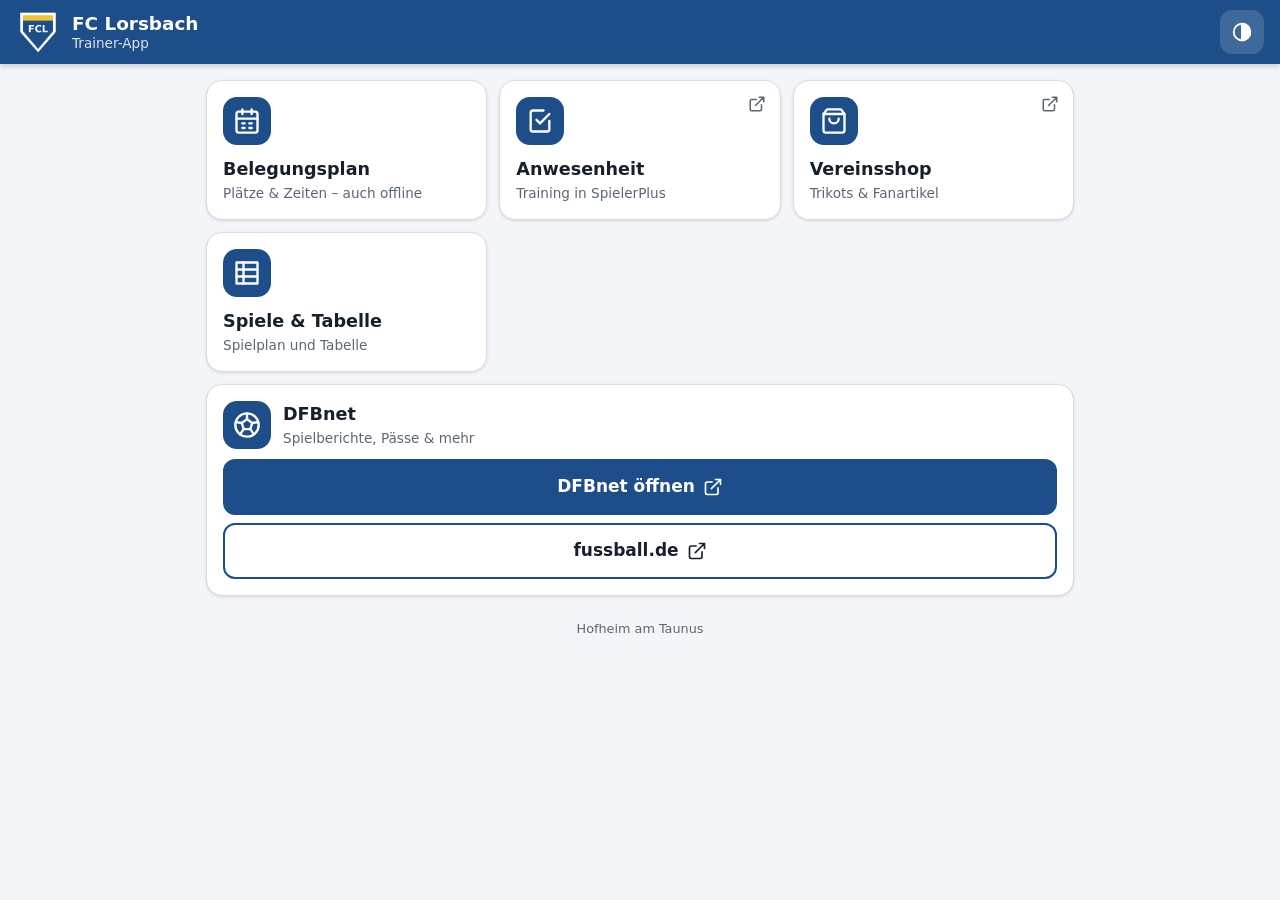
<file: index.html>
<!doctype html>
<html lang="de">
<head>
  <meta charset="utf-8">
  <meta name="viewport" content="width=device-width, initial-scale=1, viewport-fit=cover">
  <meta name="theme-color" content="#1d4e89">
  <meta name="apple-mobile-web-app-capable" content="yes">
  <meta name="mobile-web-app-capable" content="yes">
  <meta name="apple-mobile-web-app-status-bar-style" content="black-translucent">
  <meta name="apple-mobile-web-app-title" content="FCL Trainer">
  <link rel="manifest" href="manifest.json">
  <link rel="icon" href="icons/icon-192.png" type="image/png">
  <link rel="apple-touch-icon" href="icons/apple-touch-icon.png">
  <link rel="stylesheet" href="css/style.css">
  <script>try{var t=localStorage.getItem("fcl-theme");if(t&&t!=="auto")document.documentElement.setAttribute("data-theme",t)}catch(e){}</script>
  <title>FC Lorsbach – Trainer-App</title>
</head>
<body>
  <header class="kopf">
    <img class="kopf__logo" src="logo.png" alt="Vereinswappen">
    <h1 class="kopf__titel"><span data-verein>FC Lorsbach</span><small data-app-titel>Trainer-App</small></h1>
    <button class="kopf__btn" id="theme-btn" type="button" aria-label="Farbmodus"></button>
  </header>

  <main class="inhalt">
    <nav class="kacheln" id="kacheln" aria-label="Funktionen">
      <noscript>Bitte JavaScript aktivieren.</noscript>
    </nav>
    <p class="fusszeile">Hofheim am Taunus</p>
  </main>

  <script src="config.js"></script>
  <script src="js/app.js"></script>
</body>
</html>
</file>
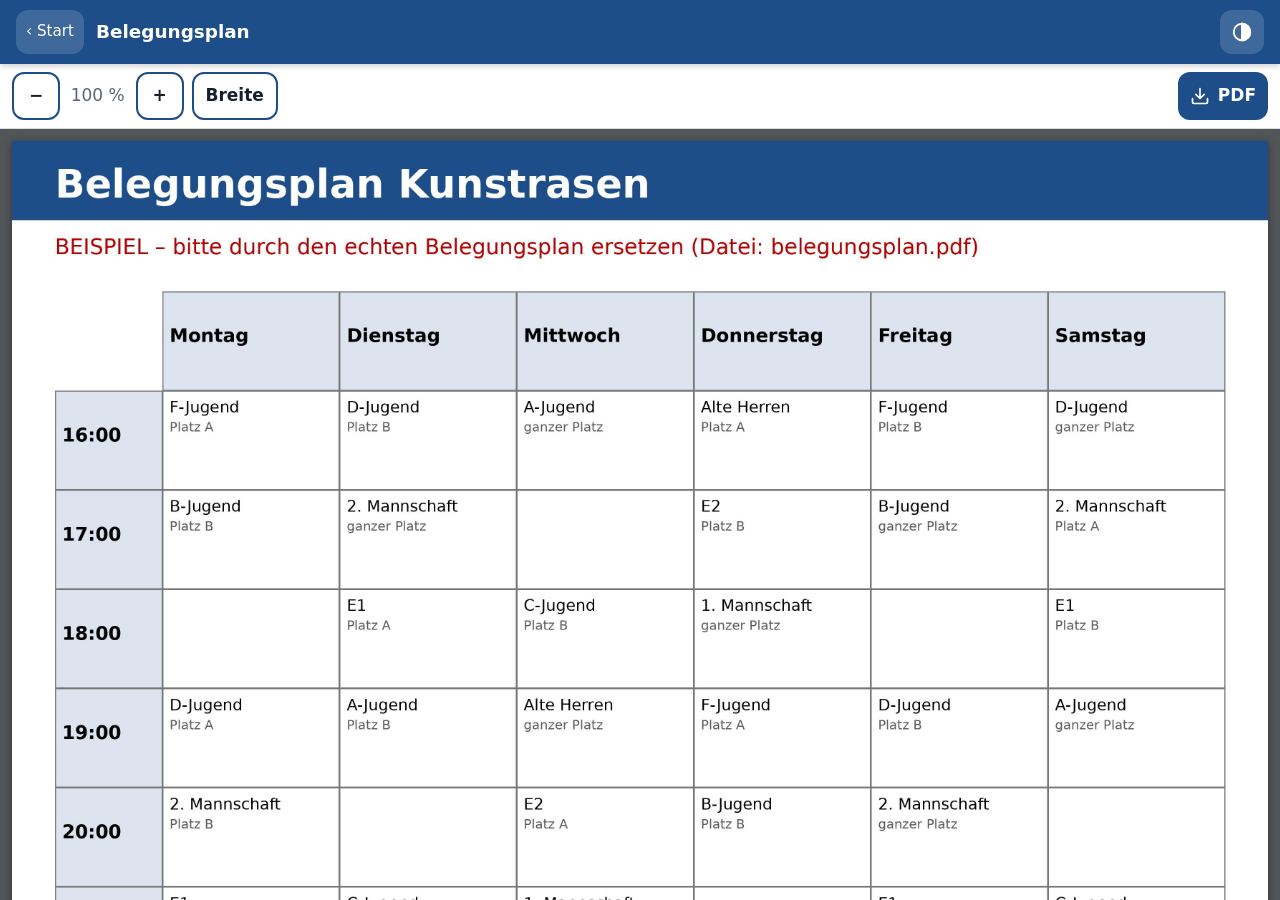
<file: belegungsplan.html>
<!doctype html>
<html lang="de">
<head>
  <meta charset="utf-8">
  <meta name="viewport" content="width=device-width, initial-scale=1, viewport-fit=cover">
  <meta name="theme-color" content="#1d4e89">
  <meta name="apple-mobile-web-app-capable" content="yes">
  <meta name="mobile-web-app-capable" content="yes">
  <meta name="apple-mobile-web-app-status-bar-style" content="black-translucent">
  <meta name="apple-mobile-web-app-title" content="FCL Trainer">
  <link rel="manifest" href="manifest.json">
  <link rel="icon" href="icons/icon-192.png" type="image/png">
  <link rel="apple-touch-icon" href="icons/apple-touch-icon.png">
  <link rel="stylesheet" href="css/style.css">
  <script>try{var t=localStorage.getItem("fcl-theme");if(t&&t!=="auto")document.documentElement.setAttribute("data-theme",t)}catch(e){}</script>
  <title>Belegungsplan – FC Lorsbach</title>
</head>
<body class="seite-pdf">
  <header class="kopf">
    <a class="kopf__btn" href="./" aria-label="Zurück zur Startseite">‹ Start</a>
    <h1 class="kopf__titel">Belegungsplan</h1>
    <button class="kopf__btn" id="theme-btn" type="button" aria-label="Farbmodus"></button>
  </header>

  <div class="pdf-leiste">
    <button class="button button--zweit" id="zoom-out" type="button" aria-label="Verkleinern">−</button>
    <span class="pdf-zoom" id="zoom-wert">100 %</span>
    <button class="button button--zweit" id="zoom-in" type="button" aria-label="Vergrößern">+</button>
    <button class="button button--zweit" id="zoom-fit" type="button">Breite</button>
    <span class="abstand"></span>
    <a class="button" id="download" href="belegungsplan.pdf" download aria-label="PDF herunterladen">
      <svg viewBox="0 0 24 24" fill="none" stroke="currentColor" stroke-width="2" stroke-linecap="round" stroke-linejoin="round" aria-hidden="true"><path d="M21 15v4a2 2 0 0 1-2 2H5a2 2 0 0 1-2-2v-4M7 10l5 5 5-5M12 15V3"/></svg>
      PDF
    </a>
  </div>
  <div class="hinweis-offline" id="offline-hinweis" hidden>Offline – angezeigt wird die zuletzt gespeicherte Version.</div>

  <div class="pdf-container" id="pdf-container">
    <div class="pdf-status" id="pdf-status">Belegungsplan wird geladen …</div>
    <div class="pdf-seiten" id="pdf-seiten"></div>
  </div>

  <script src="config.js"></script>
  <script src="js/app.js"></script>
  <script type="module" src="js/belegungsplan.js"></script>
</body>
</html>
</file>
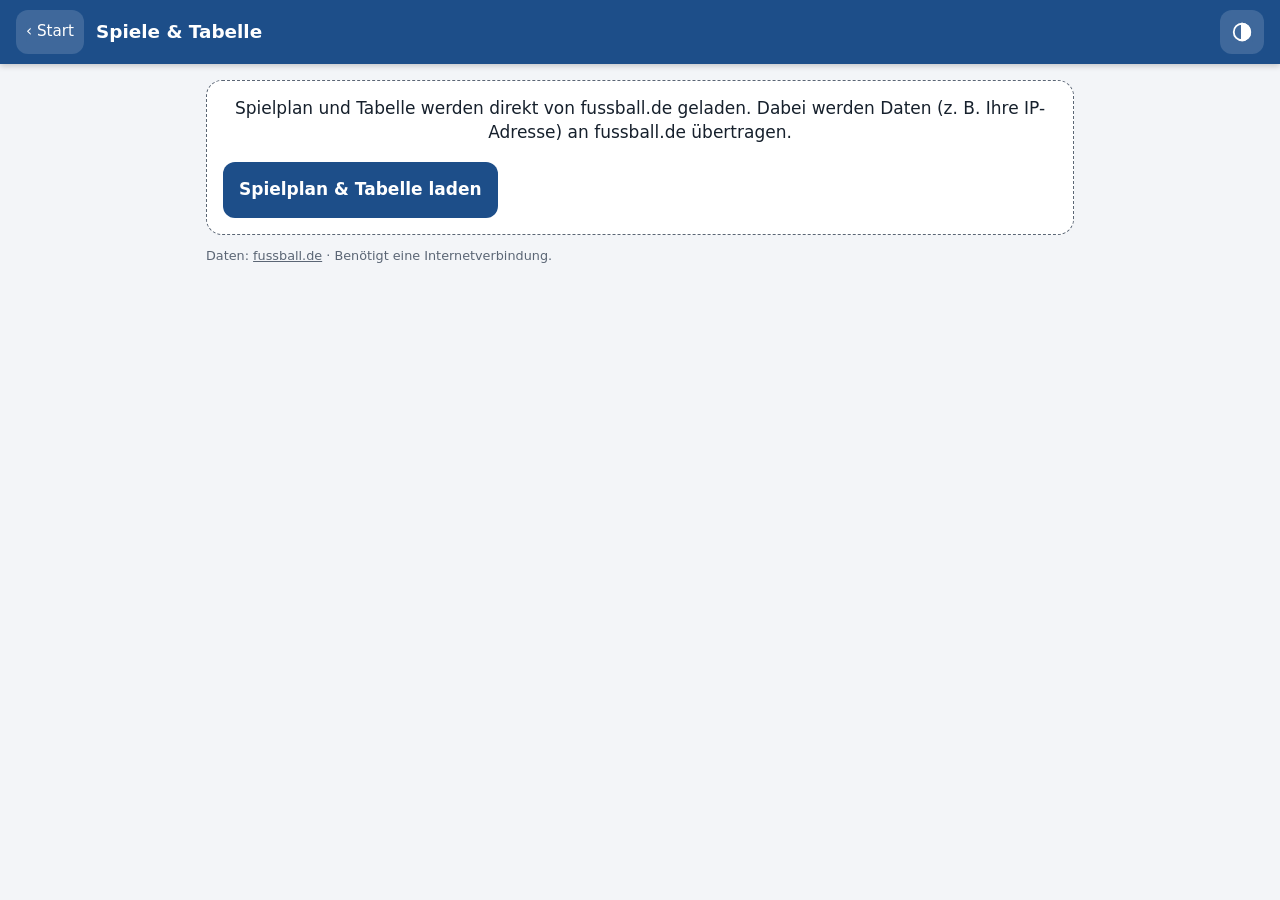
<file: spiele-tabelle.html>
<!doctype html>
<html lang="de">
<head>
  <meta charset="utf-8">
  <meta name="viewport" content="width=device-width, initial-scale=1, viewport-fit=cover">
  <meta name="theme-color" content="#1d4e89">
  <meta name="apple-mobile-web-app-capable" content="yes">
  <meta name="mobile-web-app-capable" content="yes">
  <meta name="apple-mobile-web-app-status-bar-style" content="black-translucent">
  <meta name="apple-mobile-web-app-title" content="FCL Trainer">
  <link rel="manifest" href="manifest.json">
  <link rel="icon" href="icons/icon-192.png" type="image/png">
  <link rel="apple-touch-icon" href="icons/apple-touch-icon.png">
  <link rel="stylesheet" href="css/style.css">
  <script>try{var t=localStorage.getItem("fcl-theme");if(t&&t!=="auto")document.documentElement.setAttribute("data-theme",t)}catch(e){}</script>
  <title>Spiele &amp; Tabelle – FC Lorsbach</title>
</head>
<body>
  <header class="kopf">
    <a class="kopf__btn" href="./" aria-label="Zurück zur Startseite">‹ Start</a>
    <h1 class="kopf__titel">Spiele &amp; Tabelle</h1>
    <button class="kopf__btn" id="theme-btn" type="button" aria-label="Farbmodus"></button>
  </header>

  <main class="inhalt">
    <div id="spiele-tabelle">
      <noscript>Für Spielplan und Tabelle wird JavaScript benötigt.</noscript>
    </div>
    <p class="quelle">Daten: <a href="https://www.fussball.de" target="_blank" rel="noopener">fussball.de</a> · Benötigt eine Internetverbindung.</p>
  </main>

  <script src="config.js"></script>
  <script src="js/app.js"></script>
  <script src="js/spiele-tabelle.js"></script>
</body>
</html>
</file>
<file: css/style.css>
/*
 * Vereinsfarben: PLATZHALTER – bitte durch die echten FC-Lorsbach-Farben ersetzen.
 * --verein-primaer:   Hauptfarbe (Kopfzeile, Kacheln, Buttons)
 * --verein-sekundaer: Akzentfarbe
 * --verein-text:      Schriftfarbe auf der Hauptfarbe
 */
:root {
  --verein-primaer: #1d4e89;
  --verein-sekundaer: #f2c230;
  --verein-text: #ffffff;

  --bg: #f3f5f8;
  --flaeche: #ffffff;
  --text: #16202c;
  --gedaempft: #5b6675;
  --rand: #d9dee5;
  --schatten: 0 1px 3px rgba(0, 0, 0, 0.12);
  --radius: 16px;
  --tap: 56px; /* Mindesthöhe für Buttons */
  color-scheme: light;
}

/* Dunkelmodus: automatisch nach Systemeinstellung … */
@media (prefers-color-scheme: dark) {
  :root:not([data-theme="light"]) {
    --bg: #0f141a;
    --flaeche: #1a222c;
    --text: #e8edf3;
    --gedaempft: #9aa6b4;
    --rand: #2c3743;
    --schatten: none;
    color-scheme: dark;
  }
}
/* … oder manuell über den Umschalter */
:root[data-theme="dark"] {
  --bg: #0f141a;
  --flaeche: #1a222c;
  --text: #e8edf3;
  --gedaempft: #9aa6b4;
  --rand: #2c3743;
  --schatten: none;
  color-scheme: dark;
}

* { box-sizing: border-box; }

html, body { margin: 0; }
body {
  font-family: system-ui, -apple-system, "Segoe UI", Roboto, sans-serif;
  font-size: 17px;
  line-height: 1.4;
  color: var(--text);
  background: var(--bg);
  -webkit-tap-highlight-color: transparent;
  min-height: 100vh;
  min-height: 100dvh;
}

a { color: inherit; }

/* ---------- Kopfzeile ---------- */
.kopf {
  position: sticky;
  top: 0;
  z-index: 10;
  display: flex;
  align-items: center;
  gap: 12px;
  padding: 10px 16px;
  padding-top: max(10px, env(safe-area-inset-top));
  background: var(--verein-primaer);
  color: var(--verein-text);
  box-shadow: 0 2px 6px rgba(0, 0, 0, 0.2);
}
.kopf__logo { width: 44px; height: 44px; object-fit: contain; flex: none; }
.kopf__titel { flex: 1; min-width: 0; margin: 0; font-size: 1.15rem; line-height: 1.2; }
.kopf__titel small { display: block; font-weight: 400; opacity: 0.85; font-size: 0.85rem; }
.kopf__btn {
  flex: none;
  display: inline-flex;
  align-items: center;
  justify-content: center;
  min-width: 44px;
  height: 44px;
  padding: 0 10px;
  border: 0;
  border-radius: 12px;
  background: rgba(255, 255, 255, 0.15);
  color: inherit;
  font: inherit;
  font-size: 0.95rem;
  text-decoration: none;
  cursor: pointer;
}
.kopf__btn svg { width: 22px; height: 22px; }

.inhalt {
  max-width: 900px;
  margin: 0 auto;
  padding: 16px;
  padding-bottom: max(16px, env(safe-area-inset-bottom));
}

/* ---------- Kacheln ---------- */
.kacheln {
  display: grid;
  grid-template-columns: 1fr 1fr;
  gap: 12px;
}
@media (min-width: 640px) {
  .kacheln { grid-template-columns: repeat(3, 1fr); }
}

.kachel {
  position: relative;
  display: flex;
  flex-direction: column;
  justify-content: space-between;
  gap: 10px;
  min-height: 140px;
  padding: 16px;
  border-radius: var(--radius);
  background: var(--flaeche);
  border: 1px solid var(--rand);
  box-shadow: var(--schatten);
  text-decoration: none;
  color: var(--text);
}
a.kachel:active, .kachel__btn:active { transform: scale(0.98); }
.kachel--breit { grid-column: 1 / -1; min-height: 0; }

.kachel__icon {
  display: inline-flex;
  align-items: center;
  justify-content: center;
  width: 48px;
  height: 48px;
  border-radius: 14px;
  background: var(--verein-primaer);
  color: var(--verein-text);
}
.kachel__icon svg { width: 28px; height: 28px; }
.kachel__titel { margin: 0; font-size: 1.1rem; font-weight: 700; }
.kachel__text { margin: 2px 0 0; font-size: 0.85rem; color: var(--gedaempft); }
.kachel__extern {
  position: absolute;
  top: 14px;
  right: 14px;
  width: 18px;
  height: 18px;
  color: var(--gedaempft);
}

.kachel__buttons { display: flex; flex-direction: column; gap: 8px; }
.kachel__btn,
.button {
  display: flex;
  align-items: center;
  justify-content: center;
  gap: 8px;
  min-height: var(--tap);
  padding: 0 16px;
  border: 0;
  border-radius: 12px;
  background: var(--verein-primaer);
  color: var(--verein-text);
  font: inherit;
  font-weight: 600;
  text-decoration: none;
  text-align: center;
  cursor: pointer;
}
.button--zweit,
.kachel__btn--zweit {
  background: transparent;
  color: var(--text);
  border: 2px solid var(--verein-primaer);
}
.button svg, .kachel__btn svg { width: 20px; height: 20px; flex: none; }

.fusszeile {
  margin-top: 24px;
  text-align: center;
  font-size: 0.8rem;
  color: var(--gedaempft);
}

/* ---------- Belegungsplan ---------- */
.seite-pdf { display: flex; flex-direction: column; height: 100vh; height: 100dvh; }
.pdf-leiste {
  display: flex;
  align-items: center;
  gap: 8px;
  padding: 8px 12px;
  background: var(--flaeche);
  border-bottom: 1px solid var(--rand);
}
.pdf-leiste .button { min-height: 48px; min-width: 48px; padding: 0 12px; }
.pdf-leiste .abstand { flex: 1; }
.pdf-zoom { min-width: 3.5em; text-align: center; font-variant-numeric: tabular-nums; color: var(--gedaempft); }

.pdf-container {
  position: relative;
  flex: 1;
  overflow: auto;
  -webkit-overflow-scrolling: touch;
  touch-action: pan-x pan-y; /* Pinch-Zoom übernimmt das Skript */
  background: #525659;
}
.pdf-seiten {
  display: flex;
  flex-direction: column;
  align-items: center;
  gap: 12px;
  padding: 12px;
  width: max-content;
  min-width: 100%;
  transform-origin: 0 0;
}
.pdf-seiten canvas {
  display: block;
  background: #fff;
  box-shadow: 0 2px 8px rgba(0, 0, 0, 0.4);
}
.pdf-status {
  padding: 24px 16px;
  color: #fff;
  text-align: center;
}
.pdf-status .button { margin: 16px auto 0; max-width: 320px; }
.hinweis-offline {
  padding: 6px 12px;
  background: var(--verein-sekundaer);
  color: #000;
  font-size: 0.85rem;
  text-align: center;
}

/* ---------- Spiele & Tabelle ---------- */
.team-tabs {
  display: flex;
  gap: 8px;
  overflow-x: auto;
  margin-bottom: 16px;
  padding-bottom: 4px;
}
.team-tab {
  flex: none;
  min-height: 44px;
  padding: 0 16px;
  border: 2px solid var(--verein-primaer);
  border-radius: 999px;
  background: transparent;
  color: var(--text);
  font: inherit;
  font-weight: 600;
  cursor: pointer;
}
.team-tab[aria-selected="true"] { background: var(--verein-primaer); color: var(--verein-text); }
.team-panel { display: grid; gap: 16px; }
@media (min-width: 800px) { .team-panel { grid-template-columns: 1fr 1fr; } }
.widget-block {
  min-width: 0;
  overflow-x: auto;
  padding: 12px;
  border-radius: var(--radius);
  background: var(--flaeche);
  border: 1px solid var(--rand);
}
.widget-block h3 { margin: 0 0 8px; font-size: 1.05rem; }
.widget-hinweis { color: var(--gedaempft); font-style: italic; margin: 0; }
.consent-box {
  padding: 16px;
  border-radius: var(--radius);
  background: var(--flaeche);
  border: 1px dashed var(--gedaempft);
  text-align: center;
}
.consent-box p { margin-top: 0; }
.quelle { font-size: 0.8rem; color: var(--gedaempft); }
</file>
